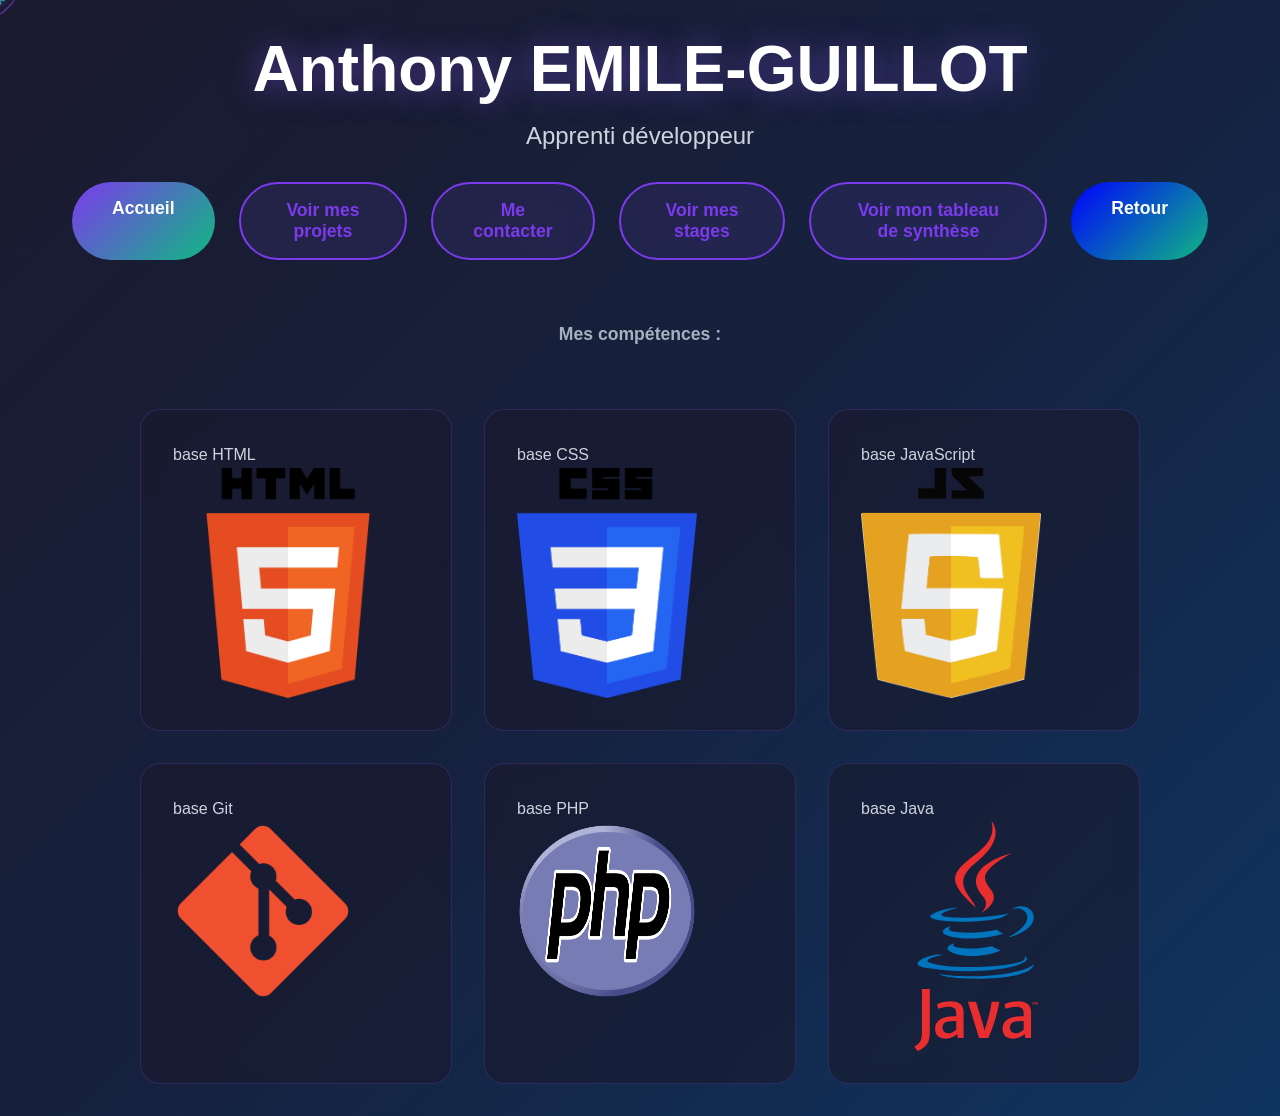
<file: index.html>
<!DOCTYPE html>
<html lang="fr">
<head>
    <meta charset="UTF-8">
    <meta name="viewport" content="width=device-width, initial-scale=1.0">
    <title>Portfolio</title>
    <link rel="stylesheet" href="css/style.css">
</head>
<body>
    <!-- Éléments du curseur personnalisé -->
    <div class="cursor-follower"></div>
    <div class="cursor-dot"></div>

    <!-- Contenu principal -->
    <div class="container">
        <div class="hero">
            <h1>Anthony EMILE-GUILLOT</h1>
            <p>Apprenti développeur</p>
                        
            <div class="cta-buttons">
                <a href="index.html" class="btn btn-primary">Accueil</a>
                <a href="autresPages/pageProjets.html" class="btn">Voir mes projets</a>
                <a href="autresPages/contact.html" class="btn">Me contacter</a>
                <a href="autresPages/pageStages.html" class="btn">Voir mes stages</a>
                <a href="autresPages/tableauDeSynthese.html" class="btn">Voir mon tableau de synthèse</a>
                <a href="javascript:history.back()" class="btn btn-back">Retour</a>
            </div>
        </div>
        
        <div class="hero">
            <h2 class="subtitle">Mes compétences :</h2>
        </div>  
        
        <div class="projects" id="projets">
            <div class="project-card">
                <p class="project-title">base HTML</p>
                <img src="image/logo html.png" alt="Logo HTML" height="230" width="230">
            </div>

            <div class="project-card">
                <p class="project-title">base CSS</p>
                <img src="image/logo css.png" alt="Logo CSS" height="230" width="180">
            </div>

            <div class="project-card">
                <p class="project-title">base JavaScript</p>
                <img src="image/logo js.png" alt="Logo JavaScript" height="230" width="180">
            </div>

            <div class="project-card">
                <p class="project-title">base Git</p>
                <img src="image/logo git.png" alt="Logo Git" height="180" width="180">
            </div>
            
            <div class="project-card">
                <p class="project-title">base PHP</p>
                <img src="image/logo php.png" alt="Logo PHP" height="180" width="180">
            </div>

            <div class="project-card">
                <p class="project-title">base Java</p>
                <img src="image/logo java.svg" alt="Logo Java" height="230" width="230">
            </div>

        </div>
    </div>

    <script>
        // Éléments du curseur
        const cursorFollower = document.querySelector('.cursor-follower');
        const cursorDot = document.querySelector('.cursor-dot');

        // Position du curseur
        let mouseX = 0;
        let mouseY = 0;
        let followerX = 0;
        let followerY = 0;

        // Suivi de la souris
        document.addEventListener('mousemove', (e) => {
            mouseX = e.clientX;
            mouseY = e.clientY;
            
            // Point central suit immédiatement
            cursorDot.style.left = mouseX + 'px';
            cursorDot.style.top = mouseY + 'px';
        });

        // Animation fluide du curseur follower
        function animateCursor() {
            const speed = 0.15;
            
            followerX += (mouseX - followerX) * speed;
            followerY += (mouseY - followerY) * speed;
            
            cursorFollower.style.left = followerX + 'px';
            cursorFollower.style.top = followerY + 'px';
            
            requestAnimationFrame(animateCursor);
        }
        animateCursor();

        // Animation au clic
        document.addEventListener('mousedown', () => {
            cursorFollower.classList.add('clicked');
            cursorDot.classList.add('clicked');
        });

        document.addEventListener('mouseup', () => {
            cursorFollower.classList.remove('clicked');
            cursorDot.classList.remove('clicked');
        });

        // Animation au survol d'éléments interactifs
        const interactiveElements = document.querySelectorAll('a, button, .project-card');
        
        interactiveElements.forEach(el => {
            el.addEventListener('mouseenter', () => {
                cursorFollower.classList.add('hover');
                cursorDot.classList.add('hover');
            });
            
            el.addEventListener('mouseleave', () => {
                cursorFollower.classList.remove('hover');
                cursorDot.classList.remove('hover');
            });
        });
    </script>
</body>
</html>
</file>
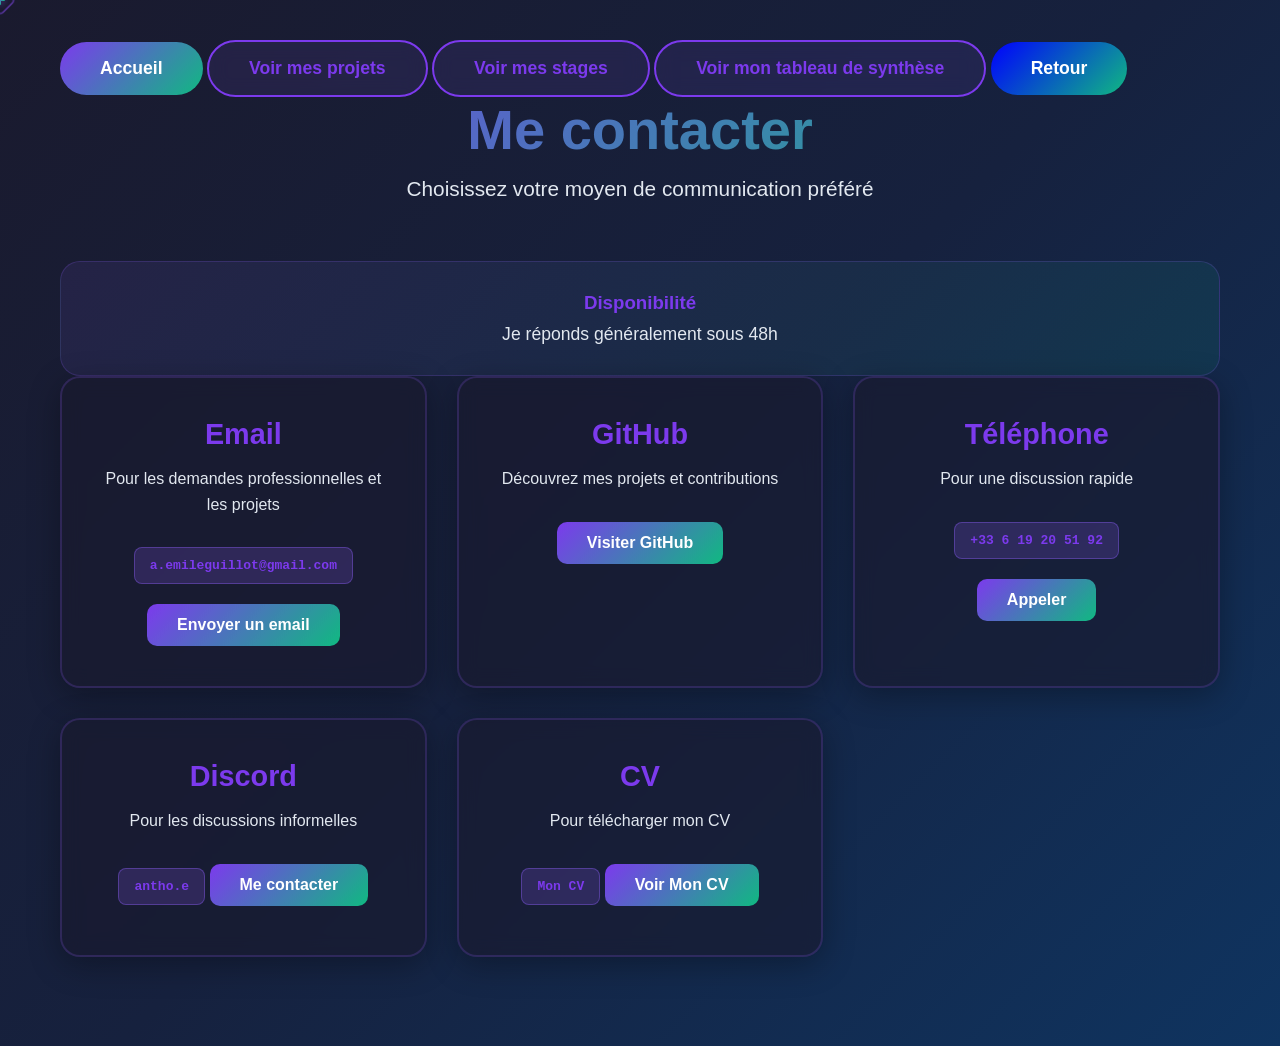
<file: autresPages/contact.html>
<!DOCTYPE html>
<html lang="fr">
<head>
    <meta charset="UTF-8">
    <meta name="viewport" content="width=device-width, initial-scale=1.0">
    <title>Contact - Anthony EMILE-GUILLOT</title>
    <link rel="stylesheet" href="../css/style.css">
</head>
<body>
    <!-- Éléments du curseur personnalisé -->
    <div class="cursor-follower"></div>
    <div class="cursor-dot"></div>

    <div class="contact-container">
        <a href="../index.html" class="btn btn-primary">Accueil</a>
        <a href="../autresPages/pageProjets.html" class="btn">Voir mes projets</a>
        <a href="../autresPages/pageStages.html" class="btn">Voir mes stages</a>
        <a href="../autresPages/tableauDeSynthese.html" class="btn">Voir mon tableau de synthèse</a>
        <a href="javascript:history.back()" class="btn btn-back">Retour</a>
        
        <div class="contact-header">
            <h1>Me contacter</h1>
            <p>Choisissez votre moyen de communication préféré</p>
        </div>

        <div class="availability">
            <h3>Disponibilité</h3>
            <p>Je réponds généralement sous 48h</p>
        </div>

        <div class="contact-methods">
            <div class="contact-card">
                <h3>Email</h3>
                <p>Pour les demandes professionnelles et les projets</p>
                <div class="contact-info-text">a.emileguillot@gmail.com</div>
                <a href="mailto:a.emileguillot@gmail.com" class="contact-link">Envoyer un email</a>
            </div>

            <div class="contact-card">
                <h3>GitHub</h3>
                <p>Découvrez mes projets et contributions</p>
                <a href="https://github.com/Anthony-EMILE-GUILLOT" target="_blank" class="contact-link">Visiter GitHub</a>
            </div>

            <div class="contact-card">
                <h3>Téléphone</h3>
                <p>Pour une discussion rapide</p>
                <div class="contact-info-text">+33 6 19 20 51 92</div>
                <a href="tel:+33619205192" class="contact-link">Appeler</a>
            </div>

            <div class="contact-card">
                <h3>Discord</h3>
                <p>Pour les discussions informelles</p>
                <div class="contact-info-text">antho.e</div>
                <a href="https://discord.com" target="_blank" class="contact-link">Me contacter</a>
            </div>

            <div class="contact-card">
                <h3>CV</h3>
                <p>Pour télécharger mon CV</p>
                <div class="contact-info-text">Mon CV</div>
                <a href="../image/CV Anthony Emile Guillot .pdf" class="contact-link" target="_blank">Voir Mon CV</a>

            </div>
        </div>
    </div>

    <script>
        // Éléments du curseur
        const cursorFollower = document.querySelector('.cursor-follower');
        const cursorDot = document.querySelector('.cursor-dot');

        // Position du curseur
        let mouseX = 0;
        let mouseY = 0;
        let followerX = 0;
        let followerY = 0;

        // Suivi de la souris
        document.addEventListener('mousemove', (e) => {
            mouseX = e.clientX;
            mouseY = e.clientY;
            
            // Point central suit immédiatement
            cursorDot.style.left = mouseX + 'px';
            cursorDot.style.top = mouseY + 'px';
        });

        // Animation fluide du curseur follower
        function animateCursor() {
            const speed = 0.15;
            
            followerX += (mouseX - followerX) * speed;
            followerY += (mouseY - followerY) * speed;
            
            cursorFollower.style.left = followerX + 'px';
            cursorFollower.style.top = followerY + 'px';
            
            requestAnimationFrame(animateCursor);
        }
        animateCursor();

        // Animation au clic
        document.addEventListener('mousedown', () => {
            cursorFollower.classList.add('clicked');
            cursorDot.classList.add('clicked');
        });

        document.addEventListener('mouseup', () => {
            cursorFollower.classList.remove('clicked');
            cursorDot.classList.remove('clicked');
        });

        // Animation au survol d'éléments interactifs
        const interactiveElements = document.querySelectorAll('a, button, .project-card');
        
        interactiveElements.forEach(el => {
            el.addEventListener('mouseenter', () => {
                cursorFollower.classList.add('hover');
                cursorDot.classList.add('hover');
            });
            
            el.addEventListener('mouseleave', () => {
                cursorFollower.classList.remove('hover');
                cursorDot.classList.remove('hover');
            });
        });
    </script>
</body>
</html>
</file>
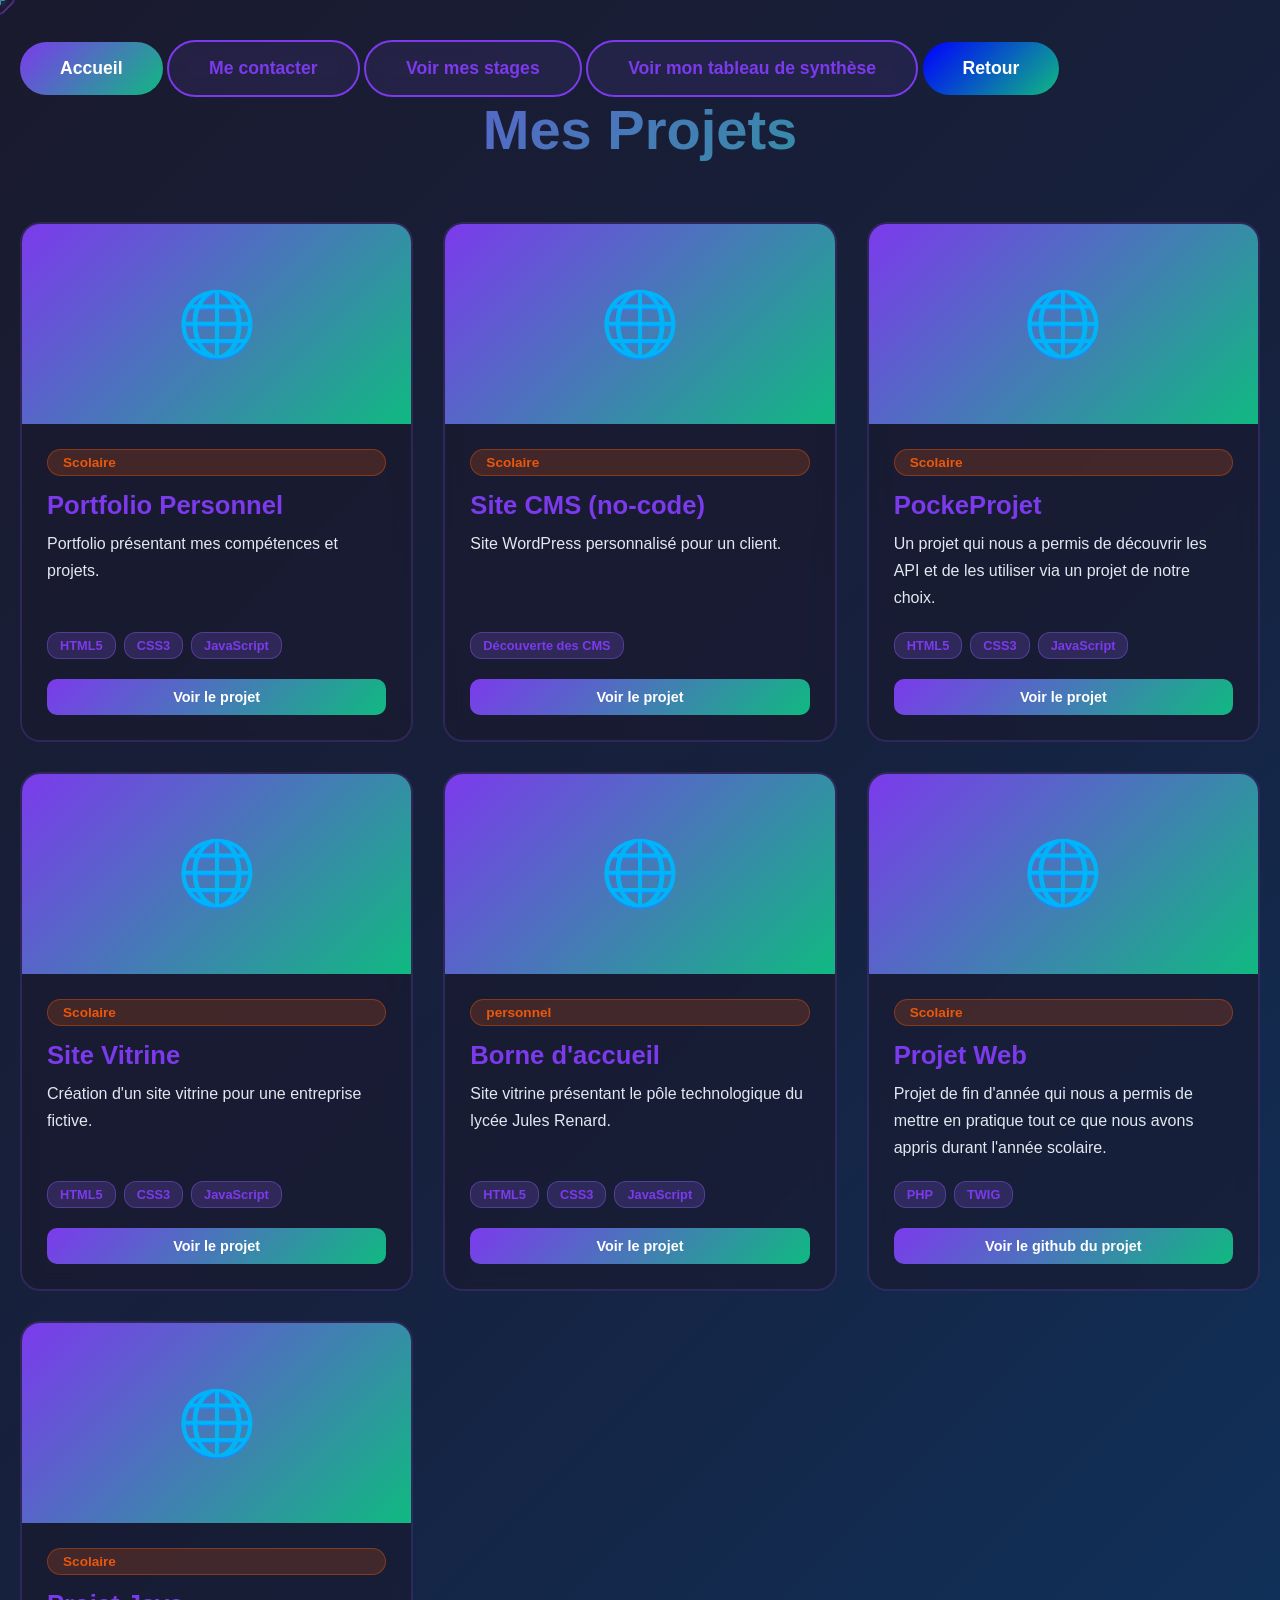
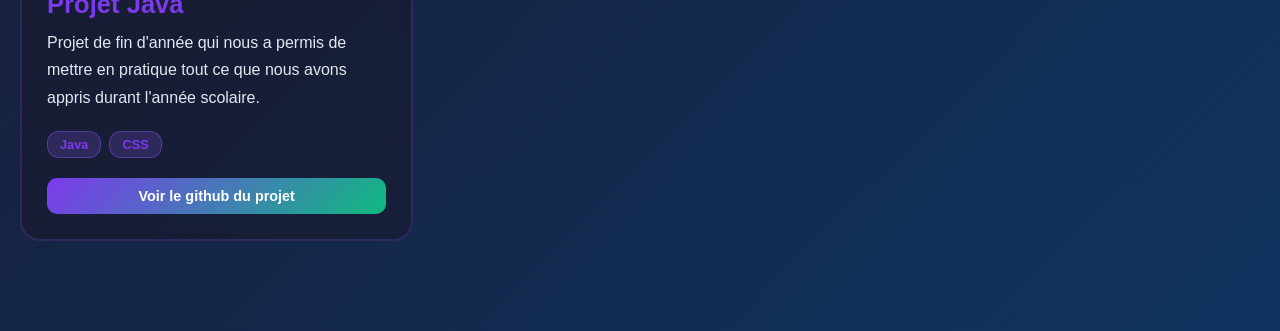
<file: autresPages/pageProjets.html>
<!DOCTYPE html>
<html lang="fr">
<head>
    <meta charset="UTF-8">
    <meta name="viewport" content="width=device-width, initial-scale=1.0">
    <title>Mes Projets - Anthony EMILE-GUILLOT</title>
    <link rel="stylesheet" href="../css/style.css">
</head>
<body>
    <!-- Éléments du curseur personnalisé -->
    <div class="cursor-follower"></div>
    <div class="cursor-dot"></div>

    <div class="projets-container">
        <a href="../index.html" class="btn btn-primary">Accueil</a>
        <a href="../autresPages/contact.html" class="btn">Me contacter</a>
        <a href="../autresPages/pageStages.html" class="btn">Voir mes stages</a>
        <a href="../autresPages/tableauDeSynthese.html" class="btn">Voir mon tableau de synthèse</a>
        <a href="javascript:history.back()" class="btn btn-back">Retour</a>
        
        <div class="projets-header">
            <h1>Mes Projets</h1>
        </div>

        <div class="projets-grid">
            <!-- Projet 1 -->
            <div class="projet-card" data-category="web">
                <div class="projet-image">🌐</div>
                <div class="projet-content">
                    <span class="projet-category">Scolaire</span>
                    <h3 class="projet-title">Portfolio Personnel</h3>
                    <p class="projet-description">
                        Portfolio présentant mes compétences et projets.
                    </p>
                    <div class="projet-technologies">
                        <span class="tech-tag">HTML5</span>
                        <span class="tech-tag">CSS3</span>
                        <span class="tech-tag">JavaScript</span>
                    </div>
                    <div class="projet-links">
                        <a href="#" class="projet-link" target="_blank">Voir le projet</a>
                    </div>
                </div>
            </div>

            <!-- Projet 2 -->
            <div class="projet-card" data-category="web">
                <div class="projet-image">🌐</div>
                <div class="projet-content">
                    <span class="projet-category">Scolaire</span>
                    <h3 class="projet-title">Site CMS (no-code)</h3>
                    <p class="projet-description">
                        Site WordPress personnalisé pour un client.
                    </p>
                    <div class="projet-technologies">
                        <span class="tech-tag">Découverte des CMS</span>
                    </div>
                    <div class="projet-links">
                        <a href="https://sio2026-wp-aegag.sio1-2lerebours.org/wordpress/" class="projet-link" target="_blank">Voir le projet</a>
                    </div>
                </div>
            </div>

            <!-- Projet 3 -->
            <div class="projet-card" data-category="web">
                <div class="projet-image">🌐</div>
                <div class="projet-content">
                    <span class="projet-category">Scolaire</span>
                    <h3 class="projet-title">PockeProjet</h3>
                    <p class="projet-description">
                        Un projet qui nous a permis de découvrir les API et de les utiliser via un projet de notre choix.
                    </p>
                    <div class="projet-technologies">
                        <span class="tech-tag">HTML5</span>
                        <span class="tech-tag">CSS3</span>
                        <span class="tech-tag">JavaScript</span>
                    </div>
                    <div class="projet-links">
                        <a href="https://anthony-emile-guillot.github.io/PokeProjet/" class="projet-link" target="_blank">Voir le projet</a>
                    </div>
                </div>
            </div>

            <!-- Projet 4 -->
            <div class="projet-card" data-category="web">
                <div class="projet-image">🌐</div>
                <div class="projet-content">
                    <span class="projet-category">Scolaire</span>
                    <h3 class="projet-title">Site Vitrine</h3>
                    <p class="projet-description">
                        Création d'un site vitrine pour une entreprise fictive.
                    </p>
                    <div class="projet-technologies">
                        <span class="tech-tag">HTML5</span>
                        <span class="tech-tag">CSS3</span>
                        <span class="tech-tag">JavaScript</span>
                    </div>
                    <div class="projet-links">
                        <a href="https://anthony-emile-guillot.github.io/SiteVitrine/index.html" class="projet-link" target="_blank">Voir le projet</a>
                    </div>
                </div>
            </div>

            <!-- Projet 5 -->
            <div class="projet-card" data-category="web">
                <div class="projet-image">🌐</div>
                <div class="projet-content">
                    <span class="projet-category">personnel</span>
                    <h3 class="projet-title">Borne d'accueil</h3>
                    <p class="projet-description">
                        Site vitrine présentant le pôle technologique du lycée Jules Renard.
                    </p>
                    <div class="projet-technologies">
                        <span class="tech-tag">HTML5</span>
                        <span class="tech-tag">CSS3</span>
                        <span class="tech-tag">JavaScript</span>
                    </div>
                    <div class="projet-links">
                        <a href="https://lucascoquillat4.github.io/site.bornepole/index.html" class="projet-link" target="_blank">Voir le projet</a>
                    </div>
                </div>
            </div>

            <!-- Projet 6 -->
            <div class="projet-card" data-category="web">
                <div class="projet-image">🌐</div>
                <div class="projet-content">
                    <span class="projet-category">Scolaire</span>
                    <h3 class="projet-title">Projet Web</h3>
                    <p class="projet-description">
                        Projet de fin d'année qui nous a permis de mettre en pratique tout ce que nous avons appris durant l'année scolaire.
                    </p>
                    <div class="projet-technologies">
                        <span class="tech-tag">PHP</span>
                        <span class="tech-tag">TWIG</span>
                    </div>
                    <div class="projet-links">
                        <a href="https://github.com/le-rebours/2026-GR3-WEB-GESTRAVAUX" class="projet-link" target="_blank">Voir le github du projet</a>
                    </div>
                </div>
            </div>

            <!-- Projet 7 -->
            <div class="projet-card" data-category="web">
                <div class="projet-image">🌐</div>
                <div class="projet-content">
                    <span class="projet-category">Scolaire</span>
                    <h3 class="projet-title">Projet Java</h3>
                    <p class="projet-description">
                        Projet de fin d'année qui nous a permis de mettre en pratique tout ce que nous avons appris durant l'année scolaire.
                    </p>
                    <div class="projet-technologies">
                        <span class="tech-tag">Java</span>
                        <span class="tech-tag">CSS</span>
                    </div>
                    <div class="projet-links">
                        <a href="https://github.com/le-rebours/2026-GR3-JAVA-GESTRAVAUX" class="projet-link" target="_blank">Voir le github du projet</a>
                    </div>
                </div>
            </div>
        </div>
    </div>

    <script>
        // Éléments du curseur
        const cursorFollower = document.querySelector('.cursor-follower');
        const cursorDot = document.querySelector('.cursor-dot');

        // Position du curseur
        let mouseX = 0;
        let mouseY = 0;
        let followerX = 0;
        let followerY = 0;

        // Suivi de la souris
        document.addEventListener('mousemove', (e) => {
            mouseX = e.clientX;
            mouseY = e.clientY;
            
            // Point central suit immédiatement
            cursorDot.style.left = mouseX + 'px';
            cursorDot.style.top = mouseY + 'px';
        });

        // Animation fluide du curseur follower
        function animateCursor() {
            const speed = 0.15;
            
            followerX += (mouseX - followerX) * speed;
            followerY += (mouseY - followerY) * speed;
            
            cursorFollower.style.left = followerX + 'px';
            cursorFollower.style.top = followerY + 'px';
            
            requestAnimationFrame(animateCursor);
        }
        animateCursor();

        // Animation au clic
        document.addEventListener('mousedown', () => {
            cursorFollower.classList.add('clicked');
            cursorDot.classList.add('clicked');
        });

        document.addEventListener('mouseup', () => {
            cursorFollower.classList.remove('clicked');
            cursorDot.classList.remove('clicked');
        });

        // Animation au survol d'éléments interactifs
        const interactiveElements = document.querySelectorAll('a, button, .project-card');
        
        interactiveElements.forEach(el => {
            el.addEventListener('mouseenter', () => {
                cursorFollower.classList.add('hover');
                cursorDot.classList.add('hover');
            });
            
            el.addEventListener('mouseleave', () => {
                cursorFollower.classList.remove('hover');
                cursorDot.classList.remove('hover');
            });
        });
    </script>
</body>
</html>
</file>
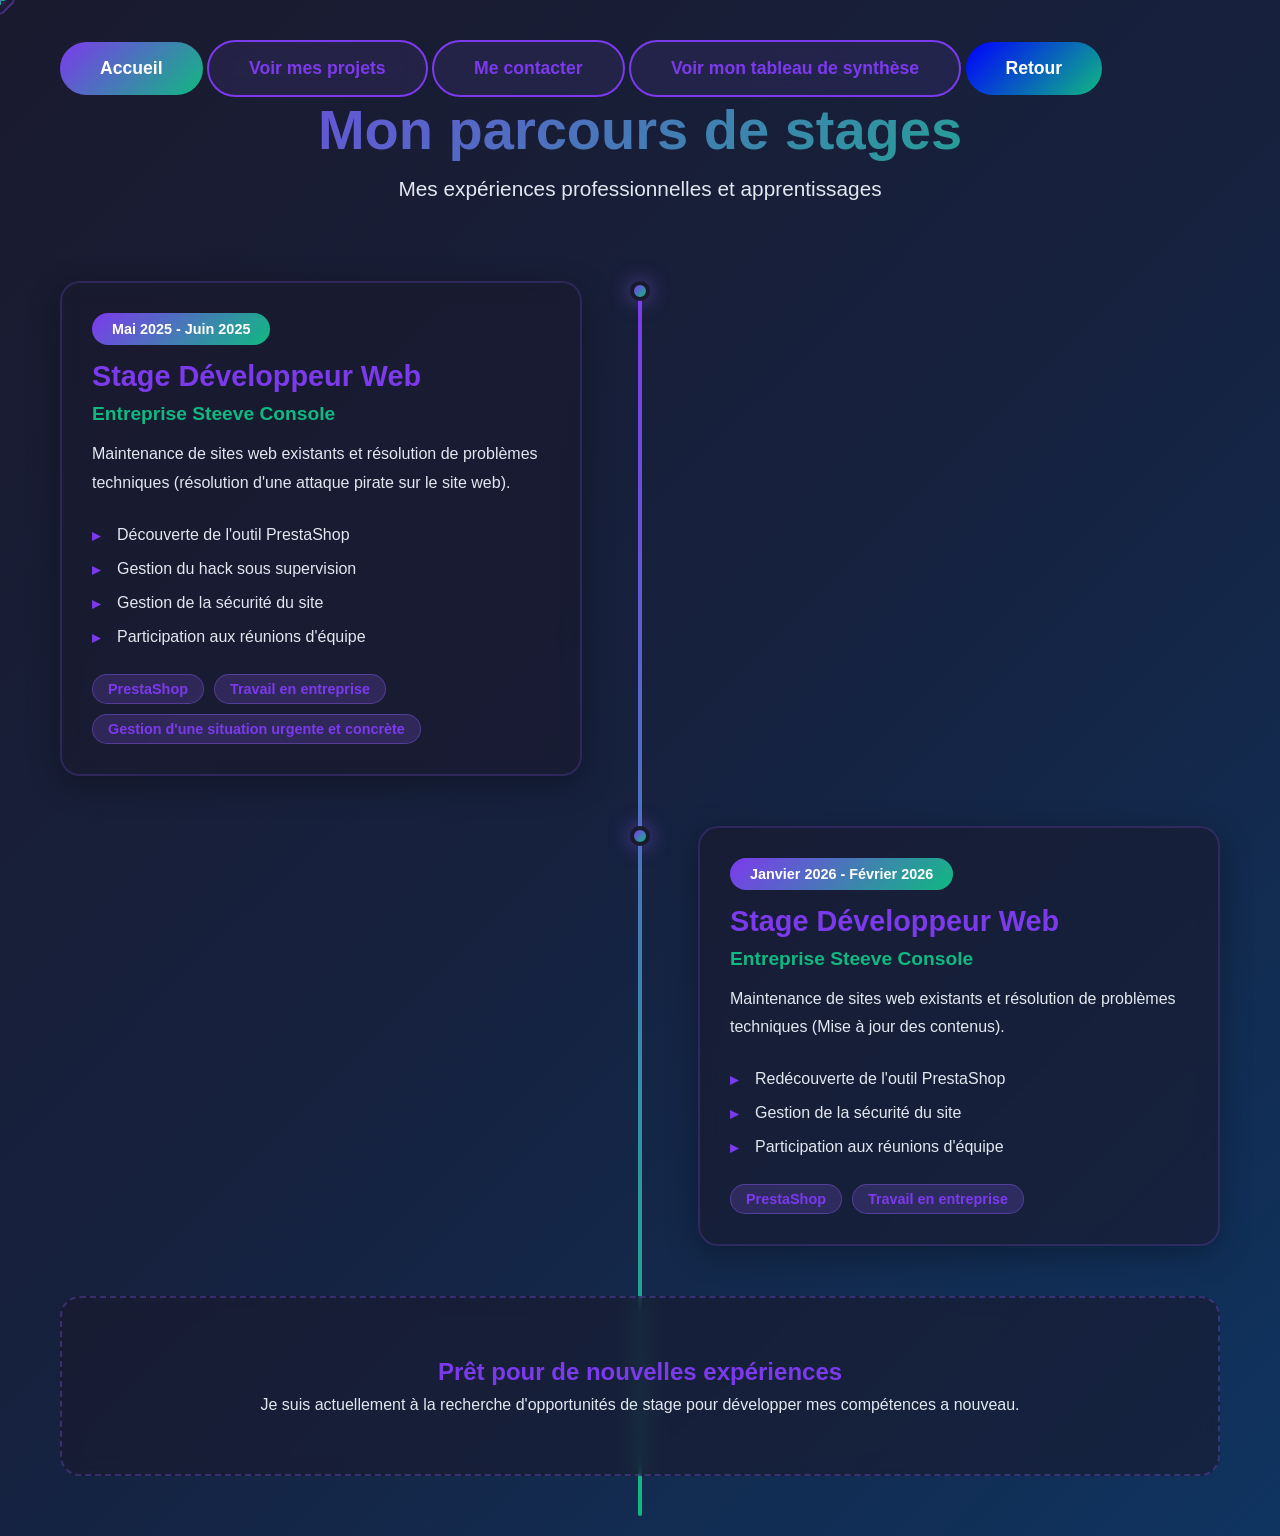
<file: autresPages/pageStages.html>
<!DOCTYPE html>
<html lang="fr">
<head>
    <meta charset="UTF-8">
    <meta name="viewport" content="width=device-width, initial-scale=1.0">
    <title>Mes Stages - Anthony EMILE-GUILLOT</title>
    <link rel="stylesheet" href="../css/style.css">
    
</head>
<body>
    <!-- Éléments du curseur personnalisé -->
    <div class="cursor-follower"></div>
    <div class="cursor-dot"></div>

    <div class="stages-container">
        <a href="../index.html" class="btn btn-primary">Accueil</a>
        <a href="../autresPages/pageProjets.html" class="btn">Voir mes projets</a>
        <a href="../autresPages/contact.html" class="btn">Me contacter</a>
        <a href="../autresPages/tableauDeSynthese.html" class="btn">Voir mon tableau de synthèse</a>
        <a href="javascript:history.back()" class="btn btn-back">Retour</a>
        
        <div class="stages-header">
            <h1>Mon parcours de stages</h1>
            <p>Mes expériences professionnelles et apprentissages</p>
        </div>

        <div class="timeline">
            <!-- Stage 1 -->
            <div class="stage-item">
                <div class="stage-dot"></div>
                <div class="stage-content">
                    <span class="stage-date">Mai 2025 - Juin 2025</span>
                    <h3>Stage Développeur Web</h3>
                    <div class="stage-company">Entreprise Steeve Console</div>
                    <p class="stage-description">
                        Maintenance de sites web existants et résolution de problèmes techniques (résolution d'une attaque pirate sur le site web).
                    </p>
                    <ul class="stage-tasks">
                        <li>Découverte de l'outil PrestaShop</li>
                        <li>Gestion du hack sous supervision</li>
                        <li>Gestion de la sécurité du site</li>
                        <li>Participation aux réunions d'équipe</li>
                    </ul>
                    <div class="stage-skills">
                        <span class="skill-tag">PrestaShop</span>
                        <span class="skill-tag">Travail en entreprise</span>
                        <span class="skill-tag">Gestion d'une situation urgente et concrète</span>
                    </div>
                </div>
            </div>
            
                <!-- Stage 2 -->
            <div class="stage-item">
                <div class="stage-dot"></div>
                <div class="stage-content">
                    <span class="stage-date">Janvier 2026 - Février 2026</span>
                    <h3>Stage Développeur Web</h3>
                    <div class="stage-company">Entreprise Steeve Console</div>
                    <p class="stage-description">
                        Maintenance de sites web existants et résolution de problèmes techniques (Mise à jour des contenus).
                    </p>
                    <ul class="stage-tasks">
                        <li>Redécouverte de l'outil PrestaShop</li>
                        <li>Gestion de la sécurité du site</li>
                        <li>Participation aux réunions d'équipe</li>
                    </ul>
                    <div class="stage-skills">
                        <span class="skill-tag">PrestaShop</span>
                        <span class="skill-tag">Travail en entreprise</span>
                    </div>
                </div>
            </div>
            
        <div class="no-stage">
            <h3>Prêt pour de nouvelles expériences</h3>
            <p>Je suis actuellement à la recherche d'opportunités de stage pour développer mes compétences a nouveau.</p>
        </div>
    </div>

    <script>
        // Éléments du curseur
        const cursorFollower = document.querySelector('.cursor-follower');
        const cursorDot = document.querySelector('.cursor-dot');

        // Position du curseur
        let mouseX = 0;
        let mouseY = 0;
        let followerX = 0;
        let followerY = 0;

        // Suivi de la souris
        document.addEventListener('mousemove', (e) => {
            mouseX = e.clientX;
            mouseY = e.clientY;
            
            // Point central suit immédiatement
            cursorDot.style.left = mouseX + 'px';
            cursorDot.style.top = mouseY + 'px';
        });

        // Animation fluide du curseur follower
        function animateCursor() {
            const speed = 0.15;
            
            followerX += (mouseX - followerX) * speed;
            followerY += (mouseY - followerY) * speed;
            
            cursorFollower.style.left = followerX + 'px';
            cursorFollower.style.top = followerY + 'px';
            
            requestAnimationFrame(animateCursor);
        }
        animateCursor();

        // Animation au clic
        document.addEventListener('mousedown', () => {
            cursorFollower.classList.add('clicked');
            cursorDot.classList.add('clicked');
        });

        document.addEventListener('mouseup', () => {
            cursorFollower.classList.remove('clicked');
            cursorDot.classList.remove('clicked');
        });

        // Animation au survol d'éléments interactifs
        const interactiveElements = document.querySelectorAll('a, button, .project-card');
        
        interactiveElements.forEach(el => {
            el.addEventListener('mouseenter', () => {
                cursorFollower.classList.add('hover');
                cursorDot.classList.add('hover');
            });
            
            el.addEventListener('mouseleave', () => {
                cursorFollower.classList.remove('hover');
                cursorDot.classList.remove('hover');
            });
        });
    </script>
</body>
</html>
</file>
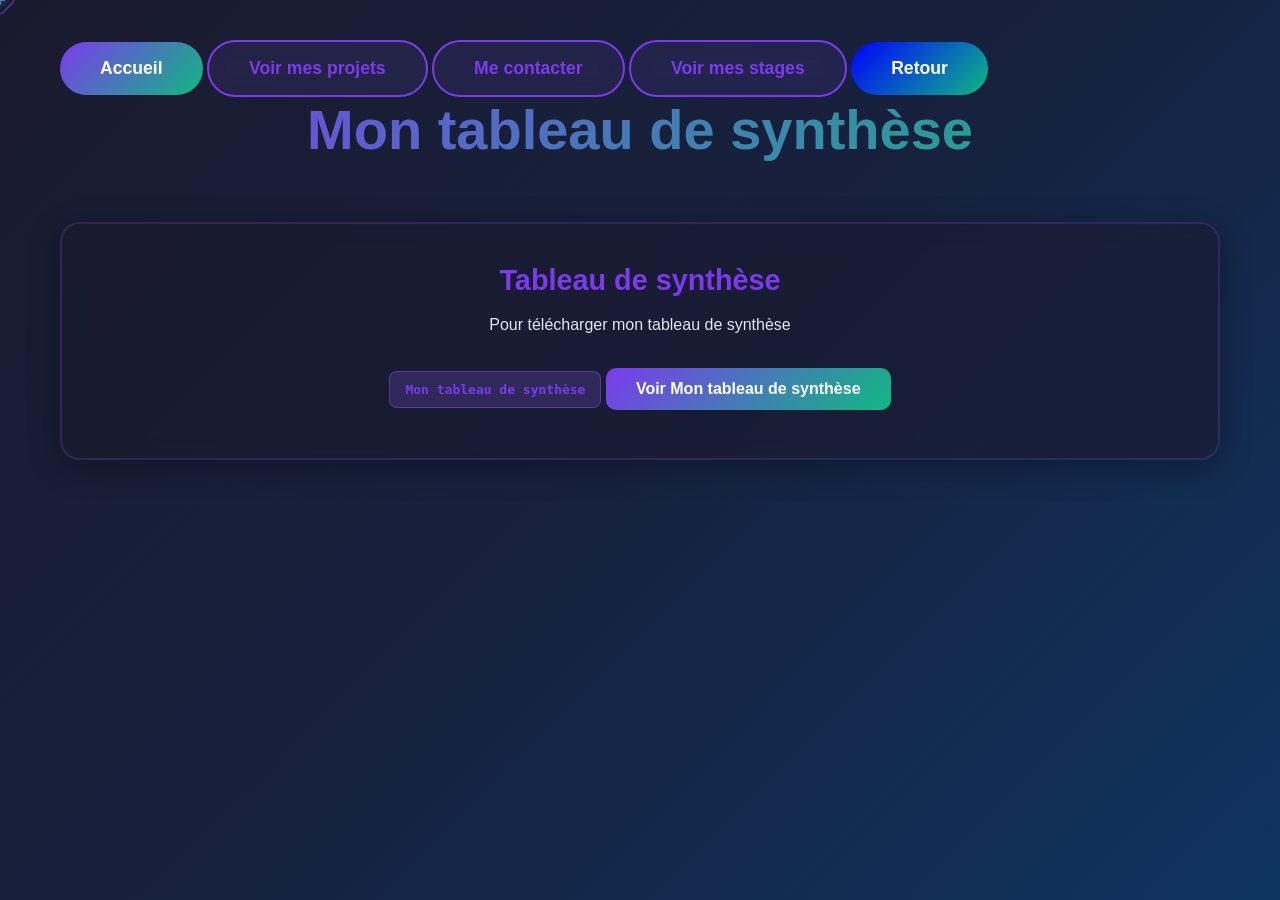
<file: autresPages/tableauDeSynthese.html>
<!DOCTYPE html>
<html lang="fr">
<head>
    <meta charset="UTF-8">
    <meta name="viewport" content="width=device-width, initial-scale=1.0">
    <title>Contact - Anthony EMILE-GUILLOT</title>
    <link rel="stylesheet" href="../css/style.css">
</head>
<body>
    <!-- Éléments du curseur personnalisé -->
    <div class="cursor-follower"></div>
    <div class="cursor-dot"></div>

    <div class="contact-container">
        <a href="../index.html" class="btn btn-primary">Accueil</a>
        <a href="../autresPages/pageProjets.html" class="btn">Voir mes projets</a>
        <a href="../autresPages/contact.html" class="btn">Me contacter</a>
        <a href="../autresPages/pageStages.html" class="btn">Voir mes stages</a>
        <a href="javascript:history.back()" class="btn btn-back">Retour</a>
        
        <div class="contact-header">
            <h1>Mon tableau de synthèse</h1>
        </div>

            <div class="contact-card">
                <h3>Tableau de synthèse</h3>
                <p>Pour télécharger mon tableau de synthèse</p>
                <div class="contact-info-text">Mon tableau de synthèse</div>
                <a href="../image/Tableau de synthèse.pdf" class="contact-link" target="_blank">Voir Mon tableau de synthèse</a>

            </div>
        </div>
    </div>

    <script>
        // Éléments du curseur
        const cursorFollower = document.querySelector('.cursor-follower');
        const cursorDot = document.querySelector('.cursor-dot');

        // Position du curseur
        let mouseX = 0;
        let mouseY = 0;
        let followerX = 0;
        let followerY = 0;

        // Suivi de la souris
        document.addEventListener('mousemove', (e) => {
            mouseX = e.clientX;
            mouseY = e.clientY;
            
            // Point central suit immédiatement
            cursorDot.style.left = mouseX + 'px';
            cursorDot.style.top = mouseY + 'px';
        });

        // Animation fluide du curseur follower
        function animateCursor() {
            const speed = 0.15;
            
            followerX += (mouseX - followerX) * speed;
            followerY += (mouseY - followerY) * speed;
            
            cursorFollower.style.left = followerX + 'px';
            cursorFollower.style.top = followerY + 'px';
            
            requestAnimationFrame(animateCursor);
        }
        animateCursor();

        // Animation au clic
        document.addEventListener('mousedown', () => {
            cursorFollower.classList.add('clicked');
            cursorDot.classList.add('clicked');
        });

        document.addEventListener('mouseup', () => {
            cursorFollower.classList.remove('clicked');
            cursorDot.classList.remove('clicked');
        });

        // Animation au survol d'éléments interactifs
        const interactiveElements = document.querySelectorAll('a, button, .project-card');
        
        interactiveElements.forEach(el => {
            el.addEventListener('mouseenter', () => {
                cursorFollower.classList.add('hover');
                cursorDot.classList.add('hover');
            });
            
            el.addEventListener('mouseleave', () => {
                cursorFollower.classList.remove('hover');
                cursorDot.classList.remove('hover');
            });
        });
    </script>
</body>
</html>
</file>
<file: css/style.css>
* {
    margin: 0;
    padding: 0;
    box-sizing: border-box;
    cursor: none;            
}

body {
    font-family: 'Segoe UI', Tahoma, Geneva, Verdana, sans-serif;
    background: linear-gradient(135deg, #1a1a2e 0%, #16213e 50%, #0f3460 100%);
    min-height: 100vh;
    overflow-x: hidden;
}

img {
    align-self: center;
    justify-self: center;
    display: block;
}

/* Curseur principal (carré arrondi) */
.cursor-follower {
    position: fixed;
    width: 24px;
    height: 24px;
    border: 2px solid rgba(139, 92, 246, 0.6);
    border-radius: 6px;
    pointer-events: none;
    transition: all 0.15s ease-out;
    z-index: 9999;
    transform: translate(-50%, -50%) rotate(45deg);
    mix-blend-mode: difference;
}

/* Point central du curseur */
.cursor-dot {
    position: fixed;
    width: 2px;
    height: 10px;
    background: linear-gradient(180deg, #7c3aed 0%, #10b981 100%);
    border-radius: 1px;
    pointer-events: none;
    z-index: 10000;
    transform: translate(-50%, -50%);
    box-shadow: 0 0 8px rgba(139, 92, 246, 0.8);
}

.cursor-dot::after {
    content: '';
    position: absolute;
    width: 10px;
    height: 2px;
    background: linear-gradient(90deg, #7c3aed 0%, #10b981 100%);
    border-radius: 1px;
    top: 50%;
    left: 50%;
    transform: translate(-50%, -50%);
    box-shadow: 0 0 8px rgba(139, 92, 246, 0.8);
}

/* Animation au clic */
.cursor-follower.clicked {
    transform: translate(-50%, -50%) rotate(45deg) scale(0.7);
    border-color: rgba(16, 185, 129, 1);
    border-radius: 4px;
}

.cursor-dot.clicked {
    transform: translate(-50%, -50%) scale(1.3);
}

/* Animation au survol d'éléments interactifs */
.cursor-follower.hover {
    width: 36px;
    height: 36px;
    border-color: rgba(16, 185, 129, 0.8);
    background: rgba(139, 92, 246, 0.1);
    border-radius: 8px;
}

.cursor-dot.hover {
    transform: translate(-50%, -50%) scale(0.7);
}

/* Container principal */
.container {
    max-width: 1200px;
    margin: 0 auto;
    padding: 2rem;
    min-height: 100vh;
    display: flex;
    flex-direction: column;
    justify-content: center;
    align-items: center;
}

/* Section Hero */
.hero {
    text-align: center;
    color: white;
    margin-bottom: 4rem;
}

.hero h1 {
    font-size: 4rem;
    font-weight: 700;
    margin-bottom: 1rem;
    text-shadow: 0 0 30px rgba(139, 92, 246, 0.5);
    animation: fadeInUp 1s ease-out;
}

.hero p {
    font-size: 1.5rem;
    opacity: 0.9;
    margin-bottom: 2rem;
    animation: fadeInUp 1s ease-out 0.2s backwards;
    color: #e2e8f0;
}

.hero .subtitle {
    font-size: 1.1rem;
    opacity: 0.8;
    animation: fadeInUp 1s ease-out 0.4s backwards;
    color: #cbd5e1;
}

/* Boutons CTA */
.cta-buttons {
    display: flex;
    gap: 1.5rem;
    justify-content: center;
    margin-top: 2rem;
    animation: fadeInUp 1s ease-out 0.6s backwards;
}

.btn {
    padding: 1rem 2.5rem;
    border: 2px solid #7c3aed;
    background: rgba(139, 92, 246, 0.1);
    color: #7c3aed;
    font-size: 1.1rem;
    font-weight: 600;
    border-radius: 50px;
    backdrop-filter: blur(10px);
    transition: all 0.5s ease;
    text-decoration: none;
    display: inline-block;
}

.btn:hover {
    background: #7c3aed;
    color: #1a1a2e;
    transform: translateY(-3px);
    box-shadow: 0 10px 40px rgba(139, 92, 246, 0.5);
}

.btn-primary {
    background: linear-gradient(135deg, #7c3aed 0%, #10b981 100%);
    color: white;
    border: none;
}

.btn-primary:hover {
    background: linear-gradient(135deg, #10b981 0%, #7c3aed 100%);
    box-shadow: 0 10px 40px rgba(16, 185, 129, 0.5);
}

.btn-back {
    background: linear-gradient(135deg, #0000ff 0%, #10b981 100%);
    color: #ffffff;
    border: none;
}

.btn-back:hover {
    background: linear-gradient(135deg, #10b981 0%, #0000ff 100%);
    box-shadow: 0 10px 40px rgba(16, 185, 129, 0.5);
}

/* Cards de projets */
.projects {
    display: grid;
    grid-template-columns: repeat(auto-fit, minmax(300px, 1fr));
    gap: 2rem;
    width: 100%;
    max-width: 1000px;
}

.project-card {
    background: rgba(26, 26, 46, 0.6);
    backdrop-filter: blur(10px);
    border-radius: 20px;
    padding: 2rem;
    border: 1px solid rgba(139, 92, 246, 0.2);
    transition: all 0.3s ease;
    animation: fadeInUp 1s ease-out backwards;
}

.project-card:nth-child(1) { animation-delay: 0.8s; }
.project-card:nth-child(2) { animation-delay: 1s; }
.project-card:nth-child(3) { animation-delay: 1.2s; }

.project-card:hover {
    transform: translateY(-10px);
    box-shadow: 0 20px 50px rgba(16, 185, 129, 0.4);
    background: rgba(26, 26, 46, 0.8);
    border-color: #10b981;
}

.project-card h3 {
    color: #7c3aed;
    font-size: 1.5rem;
    margin-bottom: 1rem;
}

.project-card p {
    color: rgba(226, 232, 240, 0.9);
    line-height: 1.6;
}

.contact-container {
    max-width: 1200px;
    margin: 0 auto;
    padding: 40px 20px;
    min-height: 100vh;
}

.contact-header {
    text-align: center;
    margin-bottom: 60px;
}

.contact-header h1 {
    font-size: 3.5rem;
    margin-bottom: 15px;
    background: linear-gradient(135deg, #7c3aed 0%, #10b981 100%);
    -webkit-background-clip: text;
    -webkit-text-fill-color: transparent;
    background-clip: text;
}

.contact-header p {
    font-size: 1.3rem;
    color: #e2e8f0;
}

.contact-methods {
    display: grid;
    grid-template-columns: repeat(auto-fit, minmax(300px, 1fr));
    gap: 30px;
    margin-bottom: 50px;
}

.contact-card {
    background: rgba(26, 26, 46, 0.6);
    backdrop-filter: blur(10px);
    border-radius: 20px;
    padding: 40px;
    box-shadow: 0 8px 32px rgba(0, 0, 0, 0.3);
    border: 2px solid rgba(139, 92, 246, 0.2);
    transition: all 0.4s ease;
    text-align: center;
    position: relative;
    overflow: hidden;
}

.contact-card::before {
    content: '';
    position: absolute;
    top: 0;
    left: -100%;
    width: 100%;
    height: 100%;
    background: linear-gradient(90deg, transparent, rgba(0, 255, 255, 0.1), transparent);
    transition: left 0.5s ease;
}

.contact-card:hover::before {
    left: 100%;
}

.contact-card:hover {
    transform: translateY(-10px);
    border-color: #10b981;
    box-shadow: 0 15px 50px rgba(16, 185, 129, 0.4);
}

.contact-icon {
    font-size: 4rem;
    margin-bottom: 20px;
    display: block;
}

.contact-card h3 {
    font-size: 1.8rem;
    margin-bottom: 15px;
    color: #7c3aed;
}

.contact-card p {
    color: #e2e8f0;
    margin-bottom: 20px;
    line-height: 1.6;
}

.contact-link {
    display: inline-block;
    padding: 12px 30px;
    background: linear-gradient(135deg, #7c3aed 0%, #10b981 100%);
    color: white;
    text-decoration: none;
    border-radius: 10px;
    font-weight: 600;
    transition: all 0.3s ease;
    margin-top: 10px;
}

.contact-link:hover {
    transform: scale(1.05);
    box-shadow: 0 5px 25px rgba(16, 185, 129, 0.6);
}

.contact-info-text {
    font-family: monospace;
    background: rgba(139, 92, 246, 0.2);
    padding: 10px 15px;
    border-radius: 8px;
    display: inline-block;
    margin: 10px 0;
    color: #7c3aed;
    font-weight: 600;
    border: 1px solid rgba(139, 92, 246, 0.4);
}

.back-home {
    display: inline-block;
    margin-bottom: 30px;
    padding: 12px 24px;
    background: rgba(139, 92, 246, 0.1);
    border-radius: 10px;
    text-decoration: none;
    color: #7c3aed;
    font-weight: 600;
    transition: all 0.3s ease;
    border: 1px solid rgba(139, 92, 246, 0.3);
}

.back-home:hover {
    background: rgba(139, 92, 246, 0.2);
    transform: translateX(-5px);
    box-shadow: 0 5px 20px rgba(139, 92, 246, 0.3);
}

.availability {
    text-align: center;
    margin-top: 50px;
    padding: 30px;
    background: linear-gradient(135deg, rgba(139, 92, 246, 0.1) 0%, rgba(16, 185, 129, 0.1) 100%);
    border-radius: 20px;
    border: 1px solid rgba(139, 92, 246, 0.2);
}

.availability h3 {
    color: #7c3aed;
    margin-bottom: 10px;
}

.availability p {
    color: #e2e8f0;
    font-size: 1.1rem;
}

.status-badge {
    display: inline-block;
    padding: 8px 20px;
    background: linear-gradient(135deg, #059669 0%, #7c3aed 100%);
    color: #1a1a2e;
    border-radius: 20px;
    font-weight: 600;
    margin-top: 10px;
}

.stages-container {
    max-width: 1200px;
    margin: 0 auto;
    padding: 40px 20px;
    min-height: 100vh;
}

.stages-header {
    text-align: center;
    margin-bottom: 60px;
}

.stages-header h1 {
    font-size: 3.5rem;
    margin-bottom: 15px;
    background: linear-gradient(135deg, #7c3aed 0%, #10b981 100%);
    -webkit-background-clip: text;
    -webkit-text-fill-color: transparent;
    background-clip: text;
}

.stages-header p {
    font-size: 1.3rem;
    color: #e2e8f0;
}

.timeline {
    position: relative;
    padding: 20px 0;
}

.timeline::before {
    content: '';
    position: absolute;
    left: 50%;
    transform: translateX(-50%);
    width: 4px;
    height: 100%;
    background: linear-gradient(180deg, #7c3aed 0%, #10b981 100%);
    border-radius: 2px;
}

.stage-item {
    display: flex;
    margin-bottom: 50px;
    position: relative;
}

.stage-item:nth-child(odd) {
    flex-direction: row;
}

.stage-item:nth-child(even) {
    flex-direction: row-reverse;
}

.stage-content {
    width: 45%;
    background: rgba(26, 26, 46, 0.6);
    backdrop-filter: blur(10px);
    border-radius: 20px;
    padding: 30px;
    box-shadow: 0 8px 32px rgba(0, 0, 0, 0.3);
    border: 2px solid rgba(139, 92, 246, 0.2);
    transition: all 0.4s ease;
    position: relative;
}

.stage-item:nth-child(odd) .stage-content {
    margin-right: auto;
}

.stage-item:nth-child(even) .stage-content {
    margin-left: auto;
}

.stage-content:hover {
    transform: translateY(-5px);
    border-color: #10b981;
    box-shadow: 0 15px 50px rgba(16, 185, 129, 0.4);
}

.stage-dot {
    position: absolute;
    left: 50%;
    transform: translateX(-50%);
    width: 20px;
    height: 20px;
    background: linear-gradient(135deg, #7c3aed 0%, #10b981 100%);
    border: 4px solid #1a1a2e;
    border-radius: 50%;
    box-shadow: 0 0 20px rgba(139, 92, 246, 0.6);
    z-index: 2;
}

.stage-date {
    display: inline-block;
    background: linear-gradient(135deg, #7c3aed 0%, #10b981 100%);
    color: white;
    padding: 8px 20px;
    border-radius: 20px;
    font-weight: 600;
    font-size: 0.9rem;
    margin-bottom: 15px;
}

.stage-content h3 {
    font-size: 1.8rem;
    margin-bottom: 10px;
    color: #7c3aed;
}

.stage-company {
    font-size: 1.2rem;
    color: #10b981;
    font-weight: 600;
    margin-bottom: 15px;
}

.stage-description {
    color: #e2e8f0;
    line-height: 1.8;
    margin-bottom: 20px;
}

.stage-tasks {
    list-style: none;
    padding: 0;
    margin: 20px 0;
}

.stage-tasks li {
    padding: 8px 0 8px 25px;
    position: relative;
    color: #e2e8f0;
}

.stage-tasks li::before {
    content: '▸';
    position: absolute;
    left: 0;
    color: #7c3aed;
    font-weight: bold;
}

.stage-skills {
    display: flex;
    flex-wrap: wrap;
    gap: 10px;
    margin-top: 20px;
}

.skill-tag {
    background: rgba(139, 92, 246, 0.2);
    color: #7c3aed;
    padding: 6px 15px;
    border-radius: 15px;
    font-size: 0.9rem;
    font-weight: 600;
    border: 1px solid rgba(139, 92, 246, 0.4);
}

.no-stage {
    text-align: center;
    padding: 60px 20px;
    background: rgba(26, 26, 46, 0.6);
    backdrop-filter: blur(10px);
    border-radius: 20px;
    border: 2px dashed rgba(139, 92, 246, 0.3);
}

.no-stage h3 {
    font-size: 1.5rem;
    color: #7c3aed;
    margin-bottom: 10px;
}

.no-stage p {
    color: #e2e8f0;
}

.projets-container {
    max-width: 1400px;
    margin: 0 auto;
    padding: 40px 20px;
    min-height: 100vh;
}

.projets-header {
    text-align: center;
    margin-bottom: 60px;
}

.projets-header h1 {
    font-size: 3.5rem;
    margin-bottom: 15px;
    background: linear-gradient(135deg, #7c3aed 0%, #10b981 100%);
    -webkit-background-clip: text;
    -webkit-text-fill-color: transparent;
    background-clip: text;
}

.projets-header p {
    font-size: 1.3rem;
    color: #e2e8f0;
}

.projets-grid {
    display: grid;
    grid-template-columns: repeat(auto-fill, minmax(350px, 1fr));
    gap: 30px;
    margin-bottom: 50px;
}

.projet-card {
    background: rgba(26, 26, 46, 0.6);
    backdrop-filter: blur(10px);
    border-radius: 20px;
    overflow: hidden;
    border: 2px solid rgba(139, 92, 246, 0.2);
    transition: all 0.4s ease;
    display: flex;
    flex-direction: column;
    opacity: 0;
    transform: translateY(30px);
    animation: fadeInUp 0.6s ease forwards;
}

.projet-card:nth-child(1) { animation-delay: 0.1s; }
.projet-card:nth-child(2) { animation-delay: 0.2s; }
.projet-card:nth-child(3) { animation-delay: 0.3s; }
.projet-card:nth-child(4) { animation-delay: 0.4s; }
.projet-card:nth-child(5) { animation-delay: 0.5s; }
.projet-card:nth-child(6) { animation-delay: 0.6s; }

.projet-card:hover {
    transform: translateY(-10px);
    border-color: #10b981;
    box-shadow: 0 20px 60px rgba(16, 185, 129, 0.4);
    background: rgba(26, 26, 46, 0.8);
}

.projet-image {
    width: 100%;
    height: 200px;
    background: linear-gradient(135deg, #7c3aed 0%, #10b981 100%);
    display: flex;
    align-items: center;
    justify-content: center;
    font-size: 4rem;
    position: relative;
    overflow: hidden;
}

.projet-image::after {
    content: '';
    position: absolute;
    top: 0;
    left: -100%;
    width: 100%;
    height: 100%;
    background: linear-gradient(90deg, transparent, rgba(255, 255, 255, 0.3), transparent);
    transition: left 0.5s ease;
}

.projet-card:hover .projet-image::after {
    left: 100%;
}

.projet-content {
    padding: 25px;
    flex-grow: 1;
    display: flex;
    flex-direction: column;
}

.projet-title {
    font-size: 1.6rem;
    color: #7c3aed;
    margin-bottom: 10px;
    font-weight: 700;
}

.projet-category {
    display: inline-block;
    padding: 5px 15px;
    background: rgba(234, 88, 12, 0.2);
    color: #ea580c;
    border-radius: 15px;
    font-size: 0.85rem;
    font-weight: 600;
    margin-bottom: 15px;
    border: 1px solid rgba(234, 88, 12, 0.4);
}

.projet-description {
    color: #e2e8f0;
    line-height: 1.7;
    margin-bottom: 20px;
    flex-grow: 1;
}

.projet-technologies {
    display: flex;
    flex-wrap: wrap;
    gap: 8px;
    margin-bottom: 20px;
}

.tech-tag {
    padding: 5px 12px;
    background: rgba(139, 92, 246, 0.2);
    color: #7c3aed;
    border-radius: 12px;
    font-size: 0.8rem;
    font-weight: 600;
    border: 1px solid rgba(139, 92, 246, 0.4);
}

.projet-links {
    display: flex;
    gap: 10px;
}

.projet-link {
    flex: 1;
    padding: 10px;
    text-align: center;
    background: linear-gradient(135deg, #7c3aed 0%, #10b981 100%);
    color: white;
    text-decoration: none;
    border-radius: 10px;
    font-weight: 600;
    transition: all 0.3s ease;
    font-size: 0.9rem;
}

.projet-link:hover {
    transform: translateY(-2px);
    box-shadow: 0 5px 20px rgba(16, 185, 129, 0.5);
}

.projet-link.secondary {
    background: rgba(139, 92, 246, 0.2);
    border: 2px solid rgba(139, 92, 246, 0.4);
    color: #7c3aed;
}

.projet-link.secondary:hover {
    background: rgba(139, 92, 246, 0.3);
}

@keyframes fadeInUp {
    to {
        opacity: 1;
        transform: translateY(0);
    }
}

@media (max-width: 768px) {
    .projets-grid {
        grid-template-columns: 1fr;
    }

    .projets-header h1 {
        font-size: 2.5rem;
    }
}

@media (max-width: 768px) {
    .timeline::before {
        left: 20px;
    }

    .stage-item,
    .stage-item:nth-child(even) {
        flex-direction: row;
    }

    .stage-content,
    .stage-item:nth-child(odd) .stage-content,
    .stage-item:nth-child(even) .stage-content {
        width: calc(100% - 60px);
        margin-left: 60px;
    }

    .stage-dot {
        left: 20px;
    }
}

@keyframes fadeInUp {
    from {
        opacity: 0;
        transform: translateY(30px);
    }
    to {
        opacity: 1;
        transform: translateY(0);
    }
}
</file>
